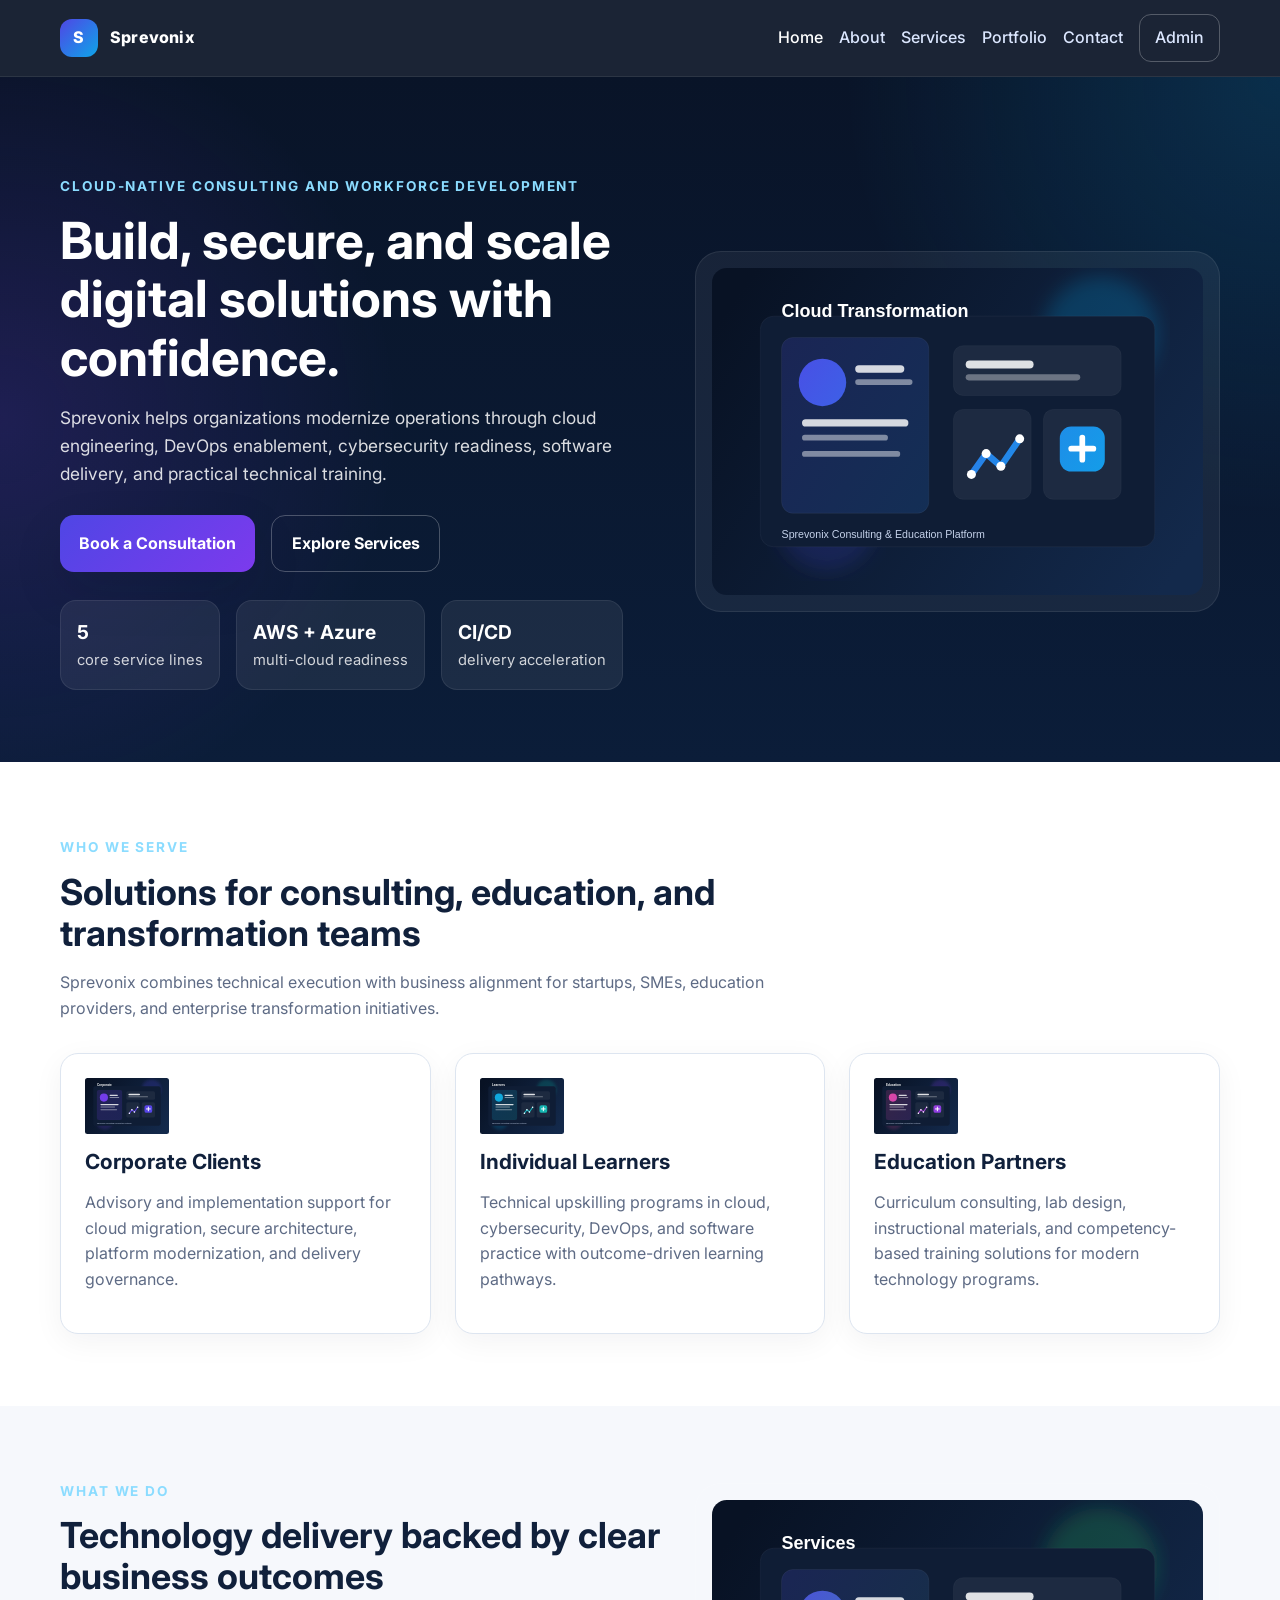
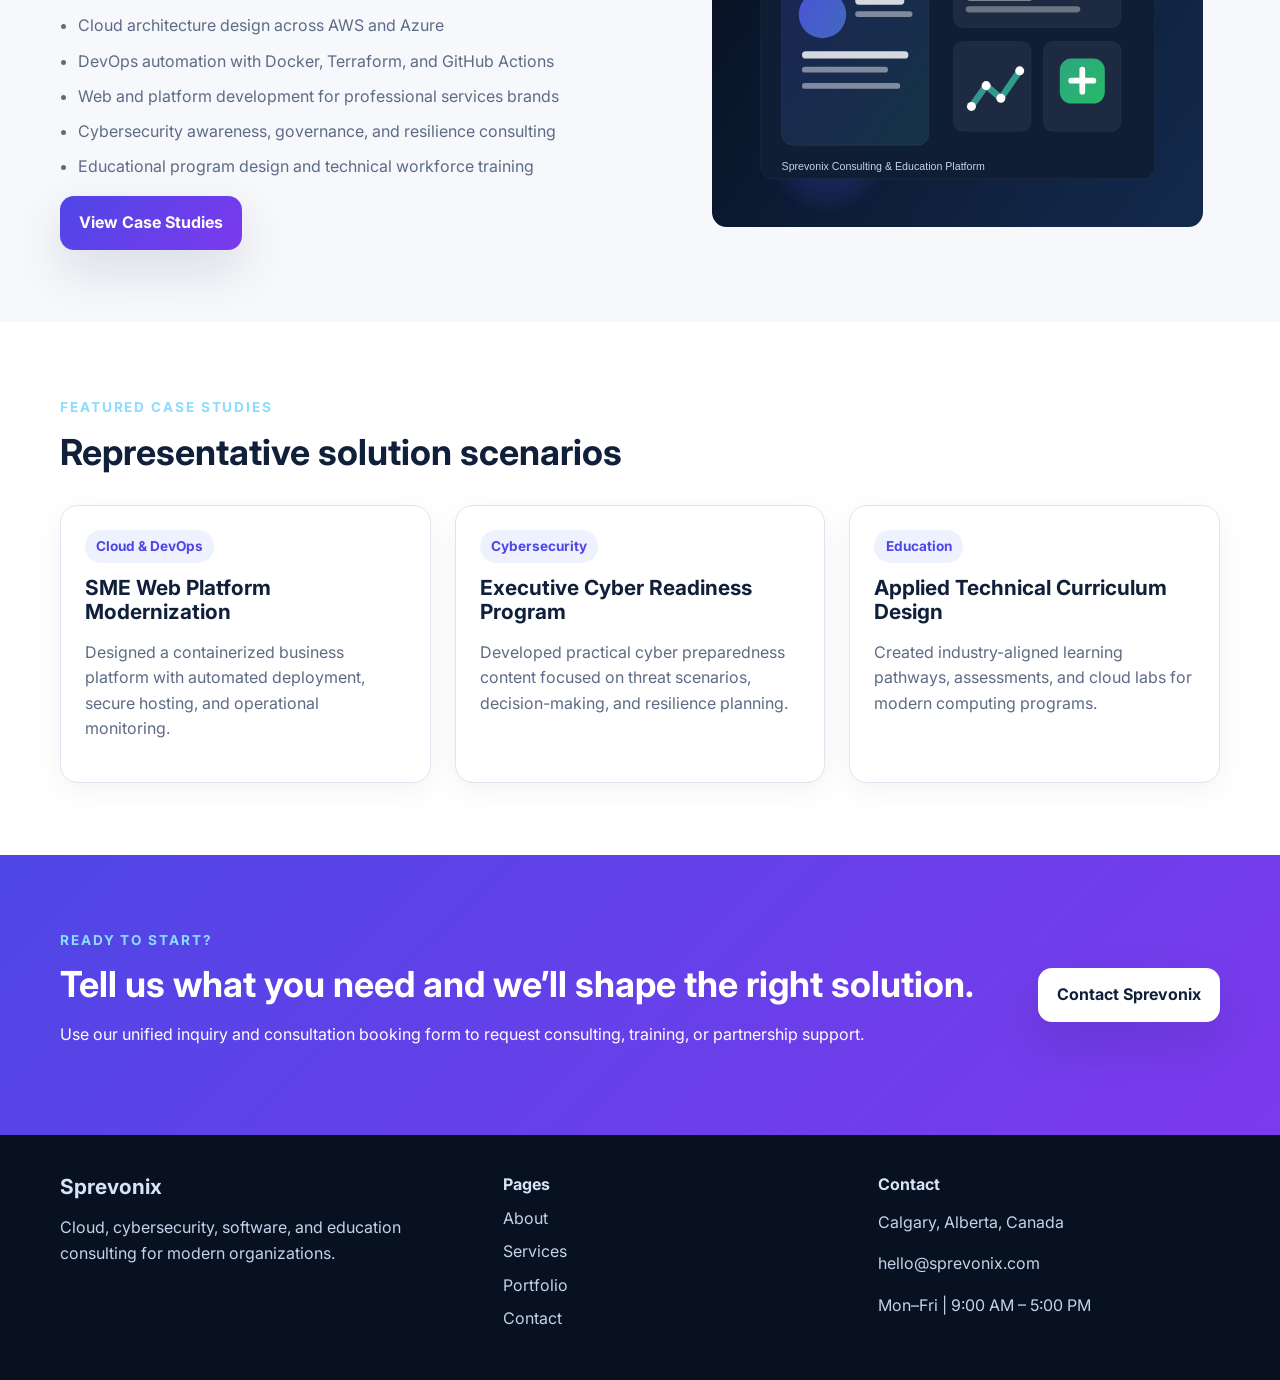
<file: index.html>
<!DOCTYPE html>
<html lang="en">
<head>
  <meta charset="UTF-8" />
  <meta name="viewport" content="width=device-width, initial-scale=1.0" />
  <meta name="description" content="Sprevonix Consulting & Education Platform — cloud, cybersecurity, software, and workforce development solutions." />
  <title>Sprevonix | Cybersecurity & Education </title>
  
  <!-- Google Fonts -->
  <link rel="preconnect" href="https://fonts.googleapis.com">
  <link rel="preconnect" href="https://fonts.gstatic.com" crossorigin>
  <link href="https://fonts.googleapis.com/css2?family=Inter:wght@400;500;600;700;800&display=swap" rel="stylesheet">
  
  <!-- Stylesheet -->
  <link rel="stylesheet" href="assets/css/styles.css" />
</head>
<body>
  <!-- Header -->
  <header class="site-header">
    <div class="container nav-wrap">
      <a class="logo" href="index.html">
        <span class="logo-mark">S</span>
        <span>Sprevonix</span>
      </a>
      <button class="nav-toggle" aria-label="Open menu">☰</button>
      <nav class="site-nav">
        <a href="index.html" class="active">Home</a>
        <a href="about.html">About</a>
        <a href="services.html">Services</a>
        <a href="portfolio.html">Portfolio</a>
        <a href="contact.html">Contact</a>
        <a href="admin.html" class="btn btn-outline small">Admin</a>
      </nav>
    </div>
  </header>

  <!-- Main -->
  <main>
    <!-- Hero Section -->
    <section class="hero">
      <div class="container hero-grid">
        <div class="hero-text">
          <span class="eyebrow">Cloud-native consulting and workforce development</span>
          <h1>Build, secure, and scale digital solutions with confidence.</h1>
          <p class="lead">Sprevonix helps organizations modernize operations through cloud engineering, DevOps enablement, cybersecurity readiness, software delivery, and practical technical training.</p>
          <div class="hero-actions">
            <a class="btn" href="contact.html">Book a Consultation</a>
            <a class="btn btn-outline" href="services.html">Explore Services</a>
          </div>
          <div class="stats">
            <div><strong>5</strong><span>core service lines</span></div>
            <div><strong>AWS + Azure</strong><span>multi-cloud readiness</span></div>
            <div><strong>CI/CD</strong><span>delivery acceleration</span></div>
          </div>
        </div>
        <div class="hero-image-card">
          <img src="assets/images/hero-cloud.svg" alt="Illustration showing cloud consulting and modern IT delivery" />
        </div>
      </div>
    </section>

    <!-- Who We Serve -->
    <section class="section">
      <div class="container">
        <div class="section-heading">
          <span class="eyebrow">Who we serve</span>
          <h2>Solutions for consulting, education, and transformation teams</h2>
          <p>Sprevonix combines technical execution with business alignment for startups, SMEs, education providers, and enterprise transformation initiatives.</p>
        </div>
        <div class="grid grid-3 cards">
          <article class="card">
            <img src="assets/images/corporate-client.svg" alt="Corporate consulting services visual" class="icon-illustration" />
            <h3>Corporate Clients</h3>
            <p>Advisory and implementation support for cloud migration, secure architecture, platform modernization, and delivery governance.</p>
          </article>
          <article class="card">
            <img src="assets/images/learner-path.svg" alt="Individual learner pathways visual" class="icon-illustration" />
            <h3>Individual Learners</h3>
            <p>Technical upskilling programs in cloud, cybersecurity, DevOps, and software practice with outcome-driven learning pathways.</p>
          </article>
          <article class="card">
            <img src="assets/images/education-partner.svg" alt="Education partner solutions visual" class="icon-illustration" />
            <h3>Education Partners</h3>
            <p>Curriculum consulting, lab design, instructional materials, and competency-based training solutions for modern technology programs.</p>
          </article>
        </div>
      </div>
    </section>

    <!-- What We Do -->
    <section class="section accent-section">
      <div class="container split">
        <div>
          <span class="eyebrow">What we do</span>
          <h2>Technology delivery backed by clear business outcomes</h2>
          <ul class="feature-list">
            <li>Cloud architecture design across AWS and Azure</li>
            <li>DevOps automation with Docker, Terraform, and GitHub Actions</li>
            <li>Web and platform development for professional services brands</li>
            <li>Cybersecurity awareness, governance, and resilience consulting</li>
            <li>Educational program design and technical workforce training</li>
          </ul>
          <a class="btn" href="portfolio.html">View Case Studies</a>
        </div>
        <div class="image-panel">
          <img src="assets/images/services-overview.svg" alt="Illustration of modern IT services overview" />
        </div>
      </div>
    </section>

    <!-- Featured Case Studies -->
    <section class="section">
      <div class="container">
        <div class="section-heading">
          <span class="eyebrow">Featured case studies</span>
          <h2>Representative solution scenarios</h2>
        </div>
        <div class="grid grid-3 cards">
          <article class="card case-card">
            <span class="tag">Cloud & DevOps</span>
            <h3>SME Web Platform Modernization</h3>
            <p>Designed a containerized business platform with automated deployment, secure hosting, and operational monitoring.</p>
          </article>
          <article class="card case-card">
            <span class="tag">Cybersecurity</span>
            <h3>Executive Cyber Readiness Program</h3>
            <p>Developed practical cyber preparedness content focused on threat scenarios, decision-making, and resilience planning.</p>
          </article>
          <article class="card case-card">
            <span class="tag">Education</span>
            <h3>Applied Technical Curriculum Design</h3>
            <p>Created industry-aligned learning pathways, assessments, and cloud labs for modern computing programs.</p>
          </article>
        </div>
      </div>
    </section>

    <!-- CTA Band -->
    <section class="section cta-band">
      <div class="container cta-wrap">
        <div>
          <span class="eyebrow">Ready to start?</span>
          <h2>Tell us what you need and we’ll shape the right solution.</h2>
          <p>Use our unified inquiry and consultation booking form to request consulting, training, or partnership support.</p>
        </div>
        <a class="btn btn-light" href="contact.html">Contact Sprevonix</a>
      </div>
    </section>
  </main>

  <!-- Footer -->
  <footer class="site-footer">
    <div class="container footer-grid">
      <div>
        <h3>Sprevonix</h3>
        <p>Cloud, cybersecurity, software, and education consulting for modern organizations.</p>
      </div>
      <div>
        <h4>Pages</h4>
        <a href="about.html">About</a>
        <a href="services.html">Services</a>
        <a href="portfolio.html">Portfolio</a>
        <a href="contact.html">Contact</a>
      </div>
      <div>
        <h4>Contact</h4>
        <p>Calgary, Alberta, Canada</p>
        <p><a href="mailto:hello@sprevonix.com">hello@sprevonix.com</a></p>
        <p>Mon–Fri | 9:00 AM – 5:00 PM</p>
      </div>
    </div>
  </footer>

  <!-- Scripts -->
  <script src="assets/js/app.js"></script>
</body>
</html>
</file>
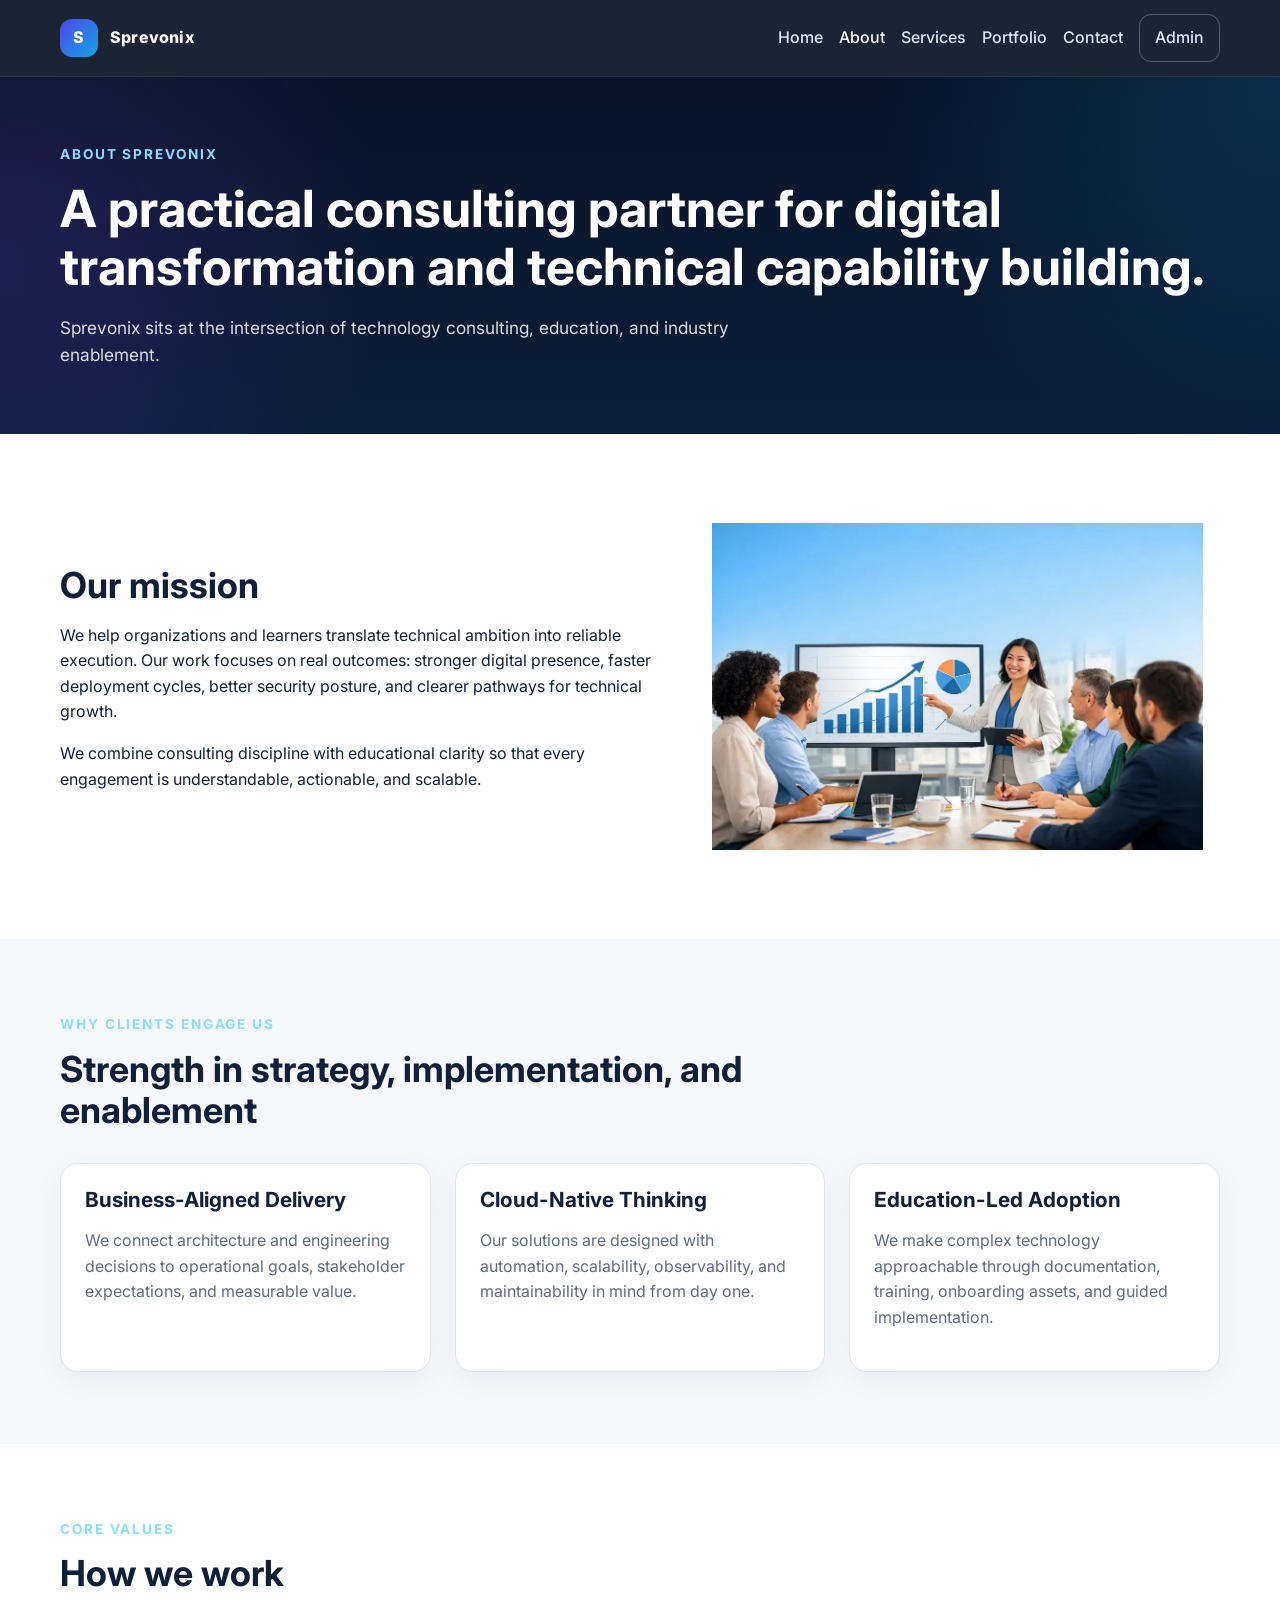
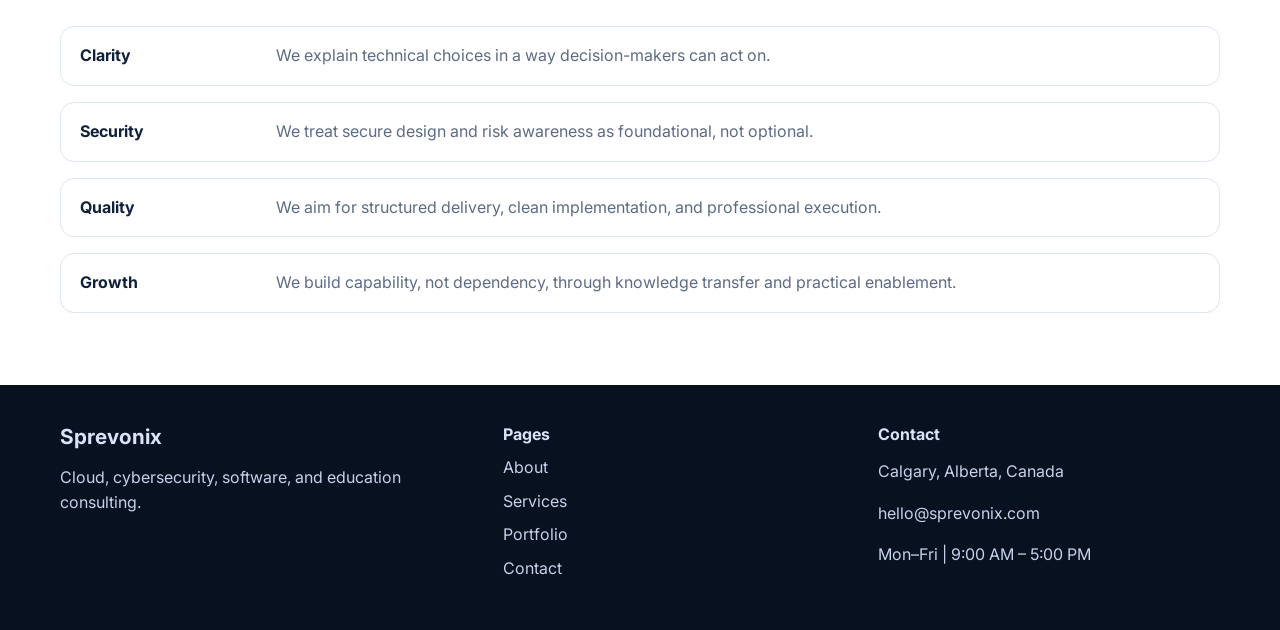
<file: about.html>
<!DOCTYPE html>
<html lang="en">
<head>
  <meta charset="UTF-8" />
  <meta name="viewport" content="width=device-width, initial-scale=1.0" />
  <title>About | Sprevonix</title>
  <link rel="preconnect" href="https://fonts.googleapis.com">
  <link rel="preconnect" href="https://fonts.gstatic.com" crossorigin>
  <link href="https://fonts.googleapis.com/css2?family=Inter:wght@400;500;600;700;800&display=swap" rel="stylesheet">
  <link rel="stylesheet" href="assets/css/styles.css" />
</head>
<body>
  <header class="site-header">
    <div class="container nav-wrap">
      <a class="logo" href="index.html"><span class="logo-mark">S</span><span>Sprevonix</span></a>
      <button class="nav-toggle" aria-label="Open menu">☰</button>
      <nav class="site-nav">
        <a href="index.html">Home</a>
        <a href="about.html" class="active">About</a>
        <a href="services.html">Services</a>
        <a href="portfolio.html">Portfolio</a>
        <a href="contact.html">Contact</a>
        <a href="admin.html" class="btn btn-outline small">Admin</a>
      </nav>
    </div>
  </header>

  <main>
    <section class="page-hero compact">
      <div class="container">
        <span class="eyebrow">About Sprevonix</span>
        <h1>A practical consulting partner for digital transformation and technical capability building.</h1>
        <p class="lead">Sprevonix sits at the intersection of technology consulting, education, and industry enablement.</p>
      </div>
    </section>

    <section class="section">
      <div class="container split">
        <div>
          <h2>Our mission</h2>
          <p>We help organizations and learners translate technical ambition into reliable execution. Our work focuses on real outcomes: stronger digital presence, faster deployment cycles, better security posture, and clearer pathways for technical growth.</p>
          <p>We combine consulting discipline with educational clarity so that every engagement is understandable, actionable, and scalable.</p>
        </div>
        <div class="image-panel">
          <img src="assets/images/case-training.jpg" alt="Team mission and capability illustration" />
        </div>
      </div>
    </section>

    <section class="section accent-section">
      <div class="container">
        <div class="section-heading">
          <span class="eyebrow">Why clients engage us</span>
          <h2>Strength in strategy, implementation, and enablement</h2>
        </div>
        <div class="grid grid-3 cards">
          <article class="card">
            <h3>Business-Aligned Delivery</h3>
            <p>We connect architecture and engineering decisions to operational goals, stakeholder expectations, and measurable value.</p>
          </article>
          <article class="card">
            <h3>Cloud-Native Thinking</h3>
            <p>Our solutions are designed with automation, scalability, observability, and maintainability in mind from day one.</p>
          </article>
          <article class="card">
            <h3>Education-Led Adoption</h3>
            <p>We make complex technology approachable through documentation, training, onboarding assets, and guided implementation.</p>
          </article>
        </div>
      </div>
    </section>

    <section class="section">
      <div class="container">
        <div class="section-heading">
          <span class="eyebrow">Core values</span>
          <h2>How we work</h2>
        </div>
        <div class="timeline">
          <div class="timeline-item"><strong>Clarity</strong><span>We explain technical choices in a way decision-makers can act on.</span></div>
          <div class="timeline-item"><strong>Security</strong><span>We treat secure design and risk awareness as foundational, not optional.</span></div>
          <div class="timeline-item"><strong>Quality</strong><span>We aim for structured delivery, clean implementation, and professional execution.</span></div>
          <div class="timeline-item"><strong>Growth</strong><span>We build capability, not dependency, through knowledge transfer and practical enablement.</span></div>
        </div>
      </div>
    </section>
  </main>

  <footer class="site-footer">
    <div class="container footer-grid">
      <div><h3>Sprevonix</h3><p>Cloud, cybersecurity, software, and education consulting.</p></div>
      <div><h4>Pages</h4><a href="about.html">About</a><a href="services.html">Services</a><a href="portfolio.html">Portfolio</a><a href="contact.html">Contact</a></div>
      <div><h4>Contact</h4><p>Calgary, Alberta, Canada</p><p>hello@sprevonix.com</p><p>Mon–Fri | 9:00 AM – 5:00 PM</p></div>
    </div>
  </footer>
  <script src="assets/js/app.js"></script>
</body>
</html>
</file>
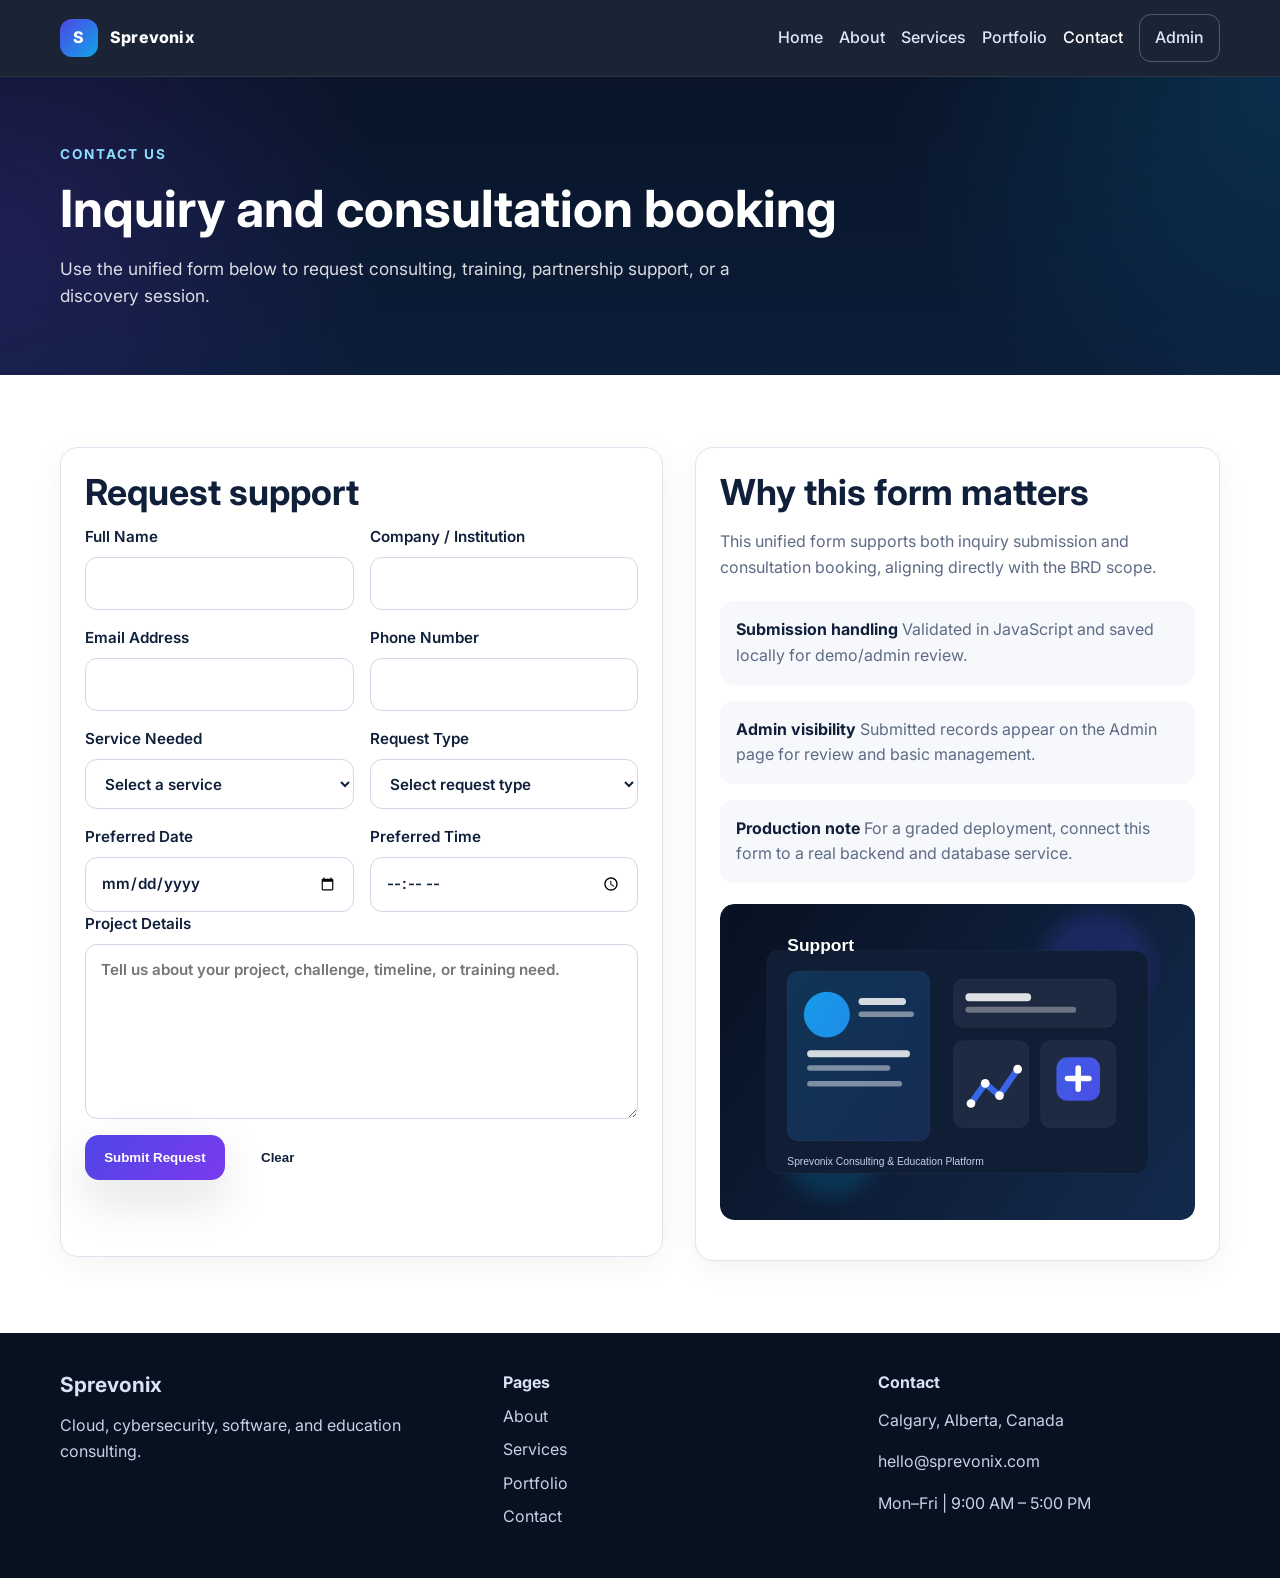
<file: contact.html>
<!DOCTYPE html>
<html lang="en">
<head>
  <meta charset="UTF-8" />
  <meta name="viewport" content="width=device-width, initial-scale=1.0" />
  <title>Contact | Sprevonix</title>
  <link rel="preconnect" href="https://fonts.googleapis.com">
  <link rel="preconnect" href="https://fonts.gstatic.com" crossorigin>
  <link href="https://fonts.googleapis.com/css2?family=Inter:wght@400;500;600;700;800&display=swap" rel="stylesheet">
  <link rel="stylesheet" href="assets/css/styles.css" />
</head>
<body>
  <header class="site-header">
    <div class="container nav-wrap">
      <a class="logo" href="index.html"><span class="logo-mark">S</span><span>Sprevonix</span></a>
      <button class="nav-toggle" aria-label="Open menu">☰</button>
      <nav class="site-nav">
        <a href="index.html">Home</a>
        <a href="about.html">About</a>
        <a href="services.html">Services</a>
        <a href="portfolio.html">Portfolio</a>
        <a href="contact.html" class="active">Contact</a>
        <a href="admin.html" class="btn btn-outline small">Admin</a>
      </nav>
    </div>
  </header>

  <main>
    <section class="page-hero compact">
      <div class="container">
        <span class="eyebrow">Contact Us</span>
        <h1>Inquiry and consultation booking</h1>
        <p class="lead">Use the unified form below to request consulting, training, partnership support, or a discovery session.</p>
      </div>
    </section>

    <section class="section">
      <div class="container split gap-lg align-start">
        <div class="card form-card">
          <h2>Request support</h2>
          <form id="contactForm" novalidate>
            <div class="form-grid">
              <label>
                Full Name
                <input type="text" name="fullName" required maxlength="80" />
              </label>
              <label>
                Company / Institution
                <input type="text" name="organization" maxlength="100" />
              </label>
              <label>
                Email Address
                <input type="email" name="email" required maxlength="120" />
              </label>
              <label>
                Phone Number
                <input type="tel" name="phone" maxlength="30" />
              </label>
              <label>
                Service Needed
                <select name="service" required>
                  <option value="">Select a service</option>
                  <option>Cloud Architecture & Migration</option>
                  <option>DevOps & Automation</option>
                  <option>Web & Platform Development</option>
                  <option>Cybersecurity Readiness</option>
                  <option>Technical Training & Curriculum Design</option>
                </select>
              </label>
              <label>
                Request Type
                <select name="requestType" required>
                  <option value="">Select request type</option>
                  <option>General Inquiry</option>
                  <option>Consultation Booking</option>
                  <option>Training Partnership</option>
                  <option>Project Scoping</option>
                </select>
              </label>
              <label>
                Preferred Date
                <input type="date" name="preferredDate" />
              </label>
              <label>
                Preferred Time
                <input type="time" name="preferredTime" />
              </label>
            </div>
            <label>
              Project Details
              <textarea name="message" rows="6" required maxlength="1200" placeholder="Tell us about your project, challenge, timeline, or training need."></textarea>
            </label>
            <div class="form-actions">
              <button type="submit" class="btn">Submit Request</button>
              <button type="reset" class="btn btn-outline">Clear</button>
            </div>
            <p id="formMessage" class="form-message" aria-live="polite"></p>
          </form>
        </div>

        <aside class="card info-card">
          <h2>Why this form matters</h2>
          <p>This unified form supports both inquiry submission and consultation booking, aligning directly with the BRD scope.</p>
          <div class="info-list">
            <div>
              <strong>Submission handling</strong>
              <span>Validated in JavaScript and saved locally for demo/admin review.</span>
            </div>
            <div>
              <strong>Admin visibility</strong>
              <span>Submitted records appear on the Admin page for review and basic management.</span>
            </div>
            <div>
              <strong>Production note</strong>
              <span>For a graded deployment, connect this form to a real backend and database service.</span>
            </div>
          </div>
          <img src="assets/images/contact-support.svg" alt="Contact and booking support illustration" class="sidebar-image" />
        </aside>
      </div>
    </section>
  </main>

  <footer class="site-footer">
    <div class="container footer-grid">
      <div><h3>Sprevonix</h3><p>Cloud, cybersecurity, software, and education consulting.</p></div>
      <div><h4>Pages</h4><a href="about.html">About</a><a href="services.html">Services</a><a href="portfolio.html">Portfolio</a><a href="contact.html">Contact</a></div>
      <div><h4>Contact</h4><p>Calgary, Alberta, Canada</p><p>hello@sprevonix.com</p><p>Mon–Fri | 9:00 AM – 5:00 PM</p></div>
    </div>
  </footer>
  <script src="assets/js/app.js"></script>
</body>
</html>
</file>
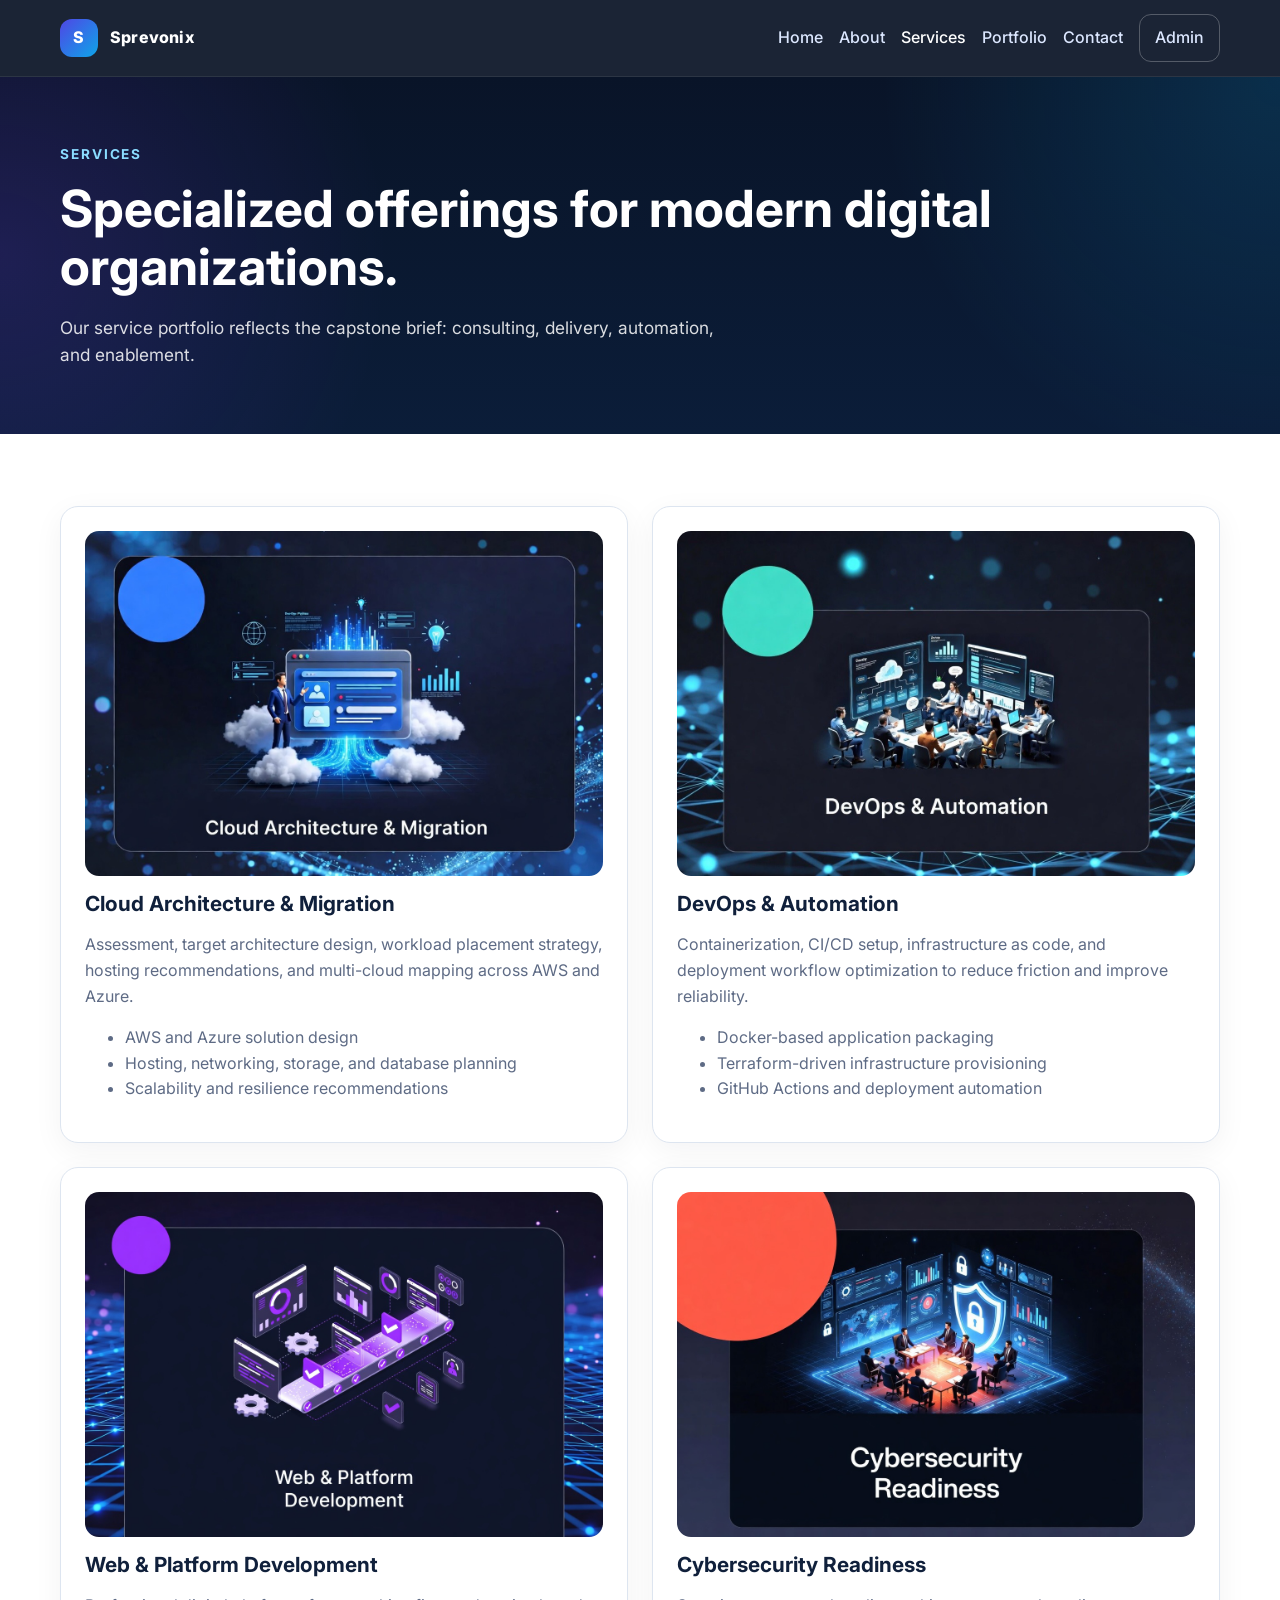
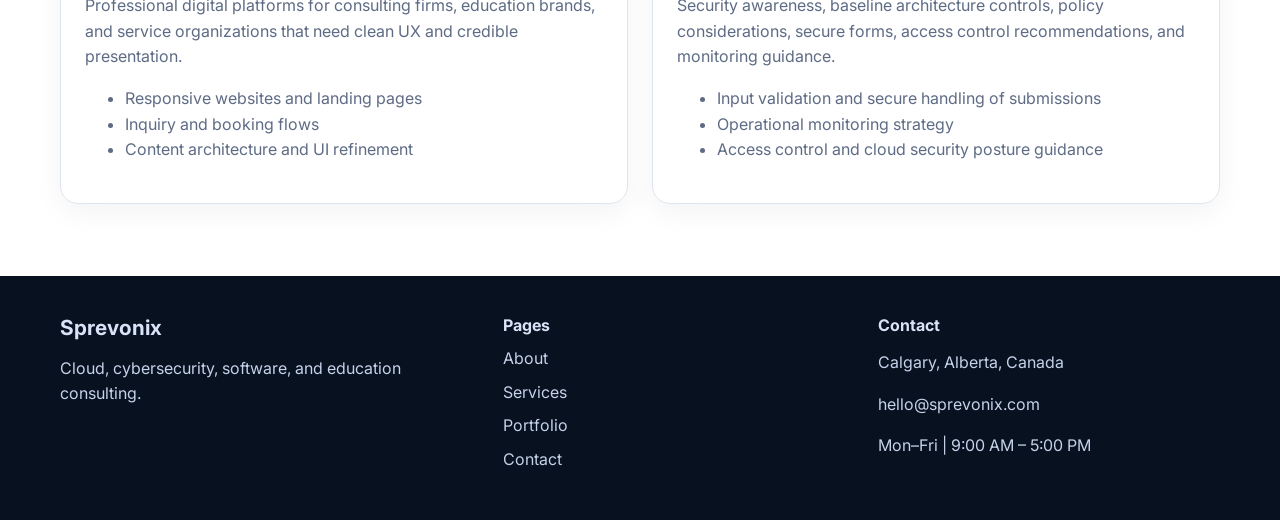
<file: services.html>
<!DOCTYPE html>
<html lang="en">
<head>
  <meta charset="UTF-8" />
  <meta name="viewport" content="width=device-width, initial-scale=1.0" />
  <title>Services | Sprevonix</title>
  <link rel="preconnect" href="https://fonts.googleapis.com">
  <link rel="preconnect" href="https://fonts.gstatic.com" crossorigin>
  <link href="https://fonts.googleapis.com/css2?family=Inter:wght@400;500;600;700;800&display=swap" rel="stylesheet">
  <link rel="stylesheet" href="assets/css/styles.css" />
</head>
<body>
  <header class="site-header">
    <div class="container nav-wrap">
      <a class="logo" href="index.html"><span class="logo-mark">S</span><span>Sprevonix</span></a>
      <button class="nav-toggle" aria-label="Open menu">☰</button>
      <nav class="site-nav">
        <a href="index.html">Home</a>
        <a href="about.html">About</a>
        <a href="services.html" class="active">Services</a>
        <a href="portfolio.html">Portfolio</a>
        <a href="contact.html">Contact</a>
        <a href="admin.html" class="btn btn-outline small">Admin</a>
      </nav>
    </div>
  </header>

  <main>
    <section class="page-hero compact">
      <div class="container">
        <span class="eyebrow">Services</span>
        <h1>Specialized offerings for modern digital organizations.</h1>
        <p class="lead">Our service portfolio reflects the capstone brief: consulting, delivery, automation, and enablement.</p>
      </div>
    </section>

    <section class="section">
      <div class="container grid grid-2 cards">
        <article class="card service-card">
          <img src="assets/images/service-cloud.jpg" alt="Cloud architecture service illustration" class="service-image" />
          <h3>Cloud Architecture & Migration</h3>
          <p>Assessment, target architecture design, workload placement strategy, hosting recommendations, and multi-cloud mapping across AWS and Azure.</p>
          <ul>
            <li>AWS and Azure solution design</li>
            <li>Hosting, networking, storage, and database planning</li>
            <li>Scalability and resilience recommendations</li>
          </ul>
        </article>

        <article class="card service-card">
          <img src="assets/images/service-devops.jpg" alt="DevOps service illustration" class="service-image" />
          <h3>DevOps & Automation</h3>
          <p>Containerization, CI/CD setup, infrastructure as code, and deployment workflow optimization to reduce friction and improve reliability.</p>
          <ul>
            <li>Docker-based application packaging</li>
            <li>Terraform-driven infrastructure provisioning</li>
            <li>GitHub Actions and deployment automation</li>
          </ul>
        </article>

        <article class="card service-card">
          <img src="assets/images/service-web.jpg" alt="Web engineering service illustration" class="service-image" />
          <h3>Web & Platform Development</h3>
          <p>Professional digital platforms for consulting firms, education brands, and service organizations that need clean UX and credible presentation.</p>
          <ul>
            <li>Responsive websites and landing pages</li>
            <li>Inquiry and booking flows</li>
            <li>Content architecture and UI refinement</li>
          </ul>
        </article>

        <article class="card service-card">
          <img src="assets/images/service-cyber.jpg" alt="Cybersecurity service illustration" class="service-image" />
          <h3>Cybersecurity Readiness</h3>
          <p>Security awareness, baseline architecture controls, policy considerations, secure forms, access control recommendations, and monitoring guidance.</p>
          <ul>
            <li>Input validation and secure handling of submissions</li>
            <li>Operational monitoring strategy</li>
            <li>Access control and cloud security posture guidance</li>
          </ul>
        </article>
      </div>
    </section>
  </main>

  <footer class="site-footer">
    <div class="container footer-grid">
      <div><h3>Sprevonix</h3><p>Cloud, cybersecurity, software, and education consulting.</p></div>
      <div><h4>Pages</h4><a href="about.html">About</a><a href="services.html">Services</a><a href="portfolio.html">Portfolio</a><a href="contact.html">Contact</a></div>
      <div><h4>Contact</h4><p>Calgary, Alberta, Canada</p><p>hello@sprevonix.com</p><p>Mon–Fri | 9:00 AM – 5:00 PM</p></div>
    </div>
  </footer>
  <script src="assets/js/app.js"></script>
</body>
</html>
</file>
<file: assets/css/styles.css>
:root {
  --bg: #081224;
  --bg-soft: #0f1d35;
  --surface: #ffffff;
  --surface-soft: #f6f8fc;
  --text: #10203b;
  --muted: #5e6b85;
  --primary: #4f46e5;
  --primary-2: #7c3aed;
  --accent: #0ea5e9;
  --border: #dde5f0;
  --success: #0f9d58;
  --danger: #c62828;
  --shadow: 0 20px 50px rgba(8, 18, 36, 0.12);
  --radius: 18px;
}
* { box-sizing: border-box; }
html { scroll-behavior: smooth; }
body {
  margin: 0;
  font-family: 'Inter', sans-serif;
  color: var(--text);
  background: #fff;
  line-height: 1.6;
}
img { max-width: 100%; display: block; }
a { color: inherit; text-decoration: none; }
.container { width: min(1160px, calc(100% - 2rem)); margin: 0 auto; }
.site-header {
  position: sticky; top: 0; z-index: 50;
  background: rgba(8, 18, 36, 0.92); backdrop-filter: blur(10px);
  border-bottom: 1px solid rgba(255,255,255,0.08);
}
.nav-wrap { display: flex; align-items: center; justify-content: space-between; min-height: 76px; gap: 1rem; }
.logo { display: flex; align-items: center; gap: 0.75rem; color: white; font-weight: 800; letter-spacing: 0.2px; }
.logo-mark {
  width: 38px; height: 38px; border-radius: 12px;
  display: grid; place-items: center;
  background: linear-gradient(135deg, var(--primary), var(--accent));
}
.site-nav { display: flex; align-items: center; gap: 1rem; color: #dce7ff; }
.site-nav a { font-weight: 500; }
.site-nav a.active { color: #fff; }
.nav-toggle { display: none; background: none; color: white; font-size: 1.5rem; border: none; }
.btn {
  display: inline-flex; align-items: center; justify-content: center;
  background: linear-gradient(135deg, var(--primary), var(--primary-2));
  color: white; border: none; padding: 0.9rem 1.2rem; border-radius: 14px;
  font-weight: 700; box-shadow: var(--shadow); cursor: pointer;
}
.btn.small { padding: 0.65rem 0.95rem; border-radius: 12px; box-shadow: none; }
.btn-outline { background: transparent; color: currentColor; border: 1.5px solid rgba(255,255,255,0.25); box-shadow: none; }
.btn-light { background: white; color: var(--text); }
.btn.danger { background: var(--danger); }
.hero, .page-hero {
  background:
    radial-gradient(circle at top right, rgba(14,165,233,0.18), transparent 30%),
    radial-gradient(circle at left center, rgba(124,58,237,0.18), transparent 30%),
    linear-gradient(180deg, #091428 0%, #0b1d39 100%);
  color: white;
}
.hero { padding: 6rem 0 4.5rem; }
.page-hero { padding: 5rem 0 3rem; }
.page-hero.compact { padding-top: 4rem; }
.hero-grid, .split { display: grid; grid-template-columns: 1.15fr 1fr; gap: 2rem; align-items: center; }
.hero-image-card, .image-panel {
  background: rgba(255,255,255,0.06); border: 1px solid rgba(255,255,255,0.08);
  border-radius: 26px; padding: 1rem;
}
.eyebrow {
  display: inline-block; font-size: 0.85rem; text-transform: uppercase; letter-spacing: 0.14em;
  color: #8bdcff; margin-bottom: 0.8rem; font-weight: 700;
}
h1, h2, h3, h4 { line-height: 1.15; margin: 0 0 0.75rem; }
h1 { font-size: clamp(2.2rem, 4vw, 4.3rem); }
h2 { font-size: clamp(1.7rem, 2.8vw, 2.7rem); }
h3 { font-size: 1.3rem; }
.lead { font-size: 1.08rem; max-width: 62ch; color: rgba(255,255,255,0.85); }
.hero-actions { display: flex; gap: 1rem; flex-wrap: wrap; margin: 1.75rem 0; }
.stats { display: flex; gap: 1rem; flex-wrap: wrap; }
.stats div {
  min-width: 150px; background: rgba(255,255,255,0.07);
  border: 1px solid rgba(255,255,255,0.08); border-radius: 16px; padding: 1rem;
}
.stats strong { display: block; font-size: 1.2rem; }
.stats span { font-size: 0.92rem; color: rgba(255,255,255,0.8); }
.section { padding: 4.5rem 0; }
.accent-section { background: var(--surface-soft); }
.section-heading { margin-bottom: 2rem; max-width: 760px; }
.section-heading p { color: var(--muted); }
.grid { display: grid; gap: 1.5rem; }
.grid-2 { grid-template-columns: repeat(2, minmax(0, 1fr)); }
.grid-3 { grid-template-columns: repeat(3, minmax(0, 1fr)); }
.cards .card, .form-card, .info-card, .table-card {
  background: var(--surface); border: 1px solid var(--border); border-radius: var(--radius);
  padding: 1.5rem; box-shadow: 0 8px 30px rgba(8, 18, 36, 0.05);
}
.card p, .card li, .timeline-item span, .info-list span, .empty-state { color: var(--muted); }
.icon-illustration { width: 84px; margin-bottom: 1rem; }
.feature-list { padding-left: 1.1rem; color: var(--muted); }
.feature-list li { margin-bottom: 0.6rem; }
.case-card .tag, .portfolio-card .tag {
  display: inline-block; margin-bottom: 0.8rem; padding: 0.35rem 0.7rem;
  background: #eef2ff; color: var(--primary); font-weight: 700; border-radius: 999px; font-size: 0.85rem;
}
.cta-band {
  background: linear-gradient(135deg, var(--primary), var(--primary-2)); color: white;
}
.cta-wrap { display: flex; justify-content: space-between; gap: 2rem; align-items: center; }
.site-footer { background: #07111f; color: #d8e3f8; padding: 2.5rem 0; }
.footer-grid { display: grid; grid-template-columns: 1.2fr 1fr 1fr; gap: 2rem; }
.footer-grid a, .footer-grid p { display: block; color: #c5d2ea; margin-bottom: 0.5rem; }
.timeline { display: grid; gap: 1rem; }
.timeline-item {
  display: grid; grid-template-columns: 180px 1fr; gap: 1rem;
  padding: 1rem 1.2rem; border: 1px solid var(--border); border-radius: 14px;
}
.service-image, .portfolio-image, .sidebar-image { border-radius: 14px; margin-bottom: 1rem; }
.form-grid { display: grid; grid-template-columns: repeat(2, minmax(0,1fr)); gap: 1rem; }
label { display: grid; gap: 0.45rem; font-weight: 600; font-size: 0.95rem; }
input, select, textarea {
  width: 100%; border: 1px solid #cfd8e6; border-radius: 12px; padding: 0.85rem 0.95rem;
  font: inherit; color: var(--text); background: white;
}
textarea { resize: vertical; }
.form-actions { display: flex; gap: 1rem; margin-top: 1rem; flex-wrap: wrap; }
.form-message { font-weight: 600; margin-top: 1rem; min-height: 1.2rem; }
.info-list { display: grid; gap: 1rem; margin: 1.3rem 0; }
.info-list div { padding: 1rem; background: var(--surface-soft); border-radius: 14px; }
.gap-lg { gap: 2rem; }
.align-start { align-items: start; }
.admin-toolbar { display: flex; gap: 1rem; margin-bottom: 1rem; flex-wrap: wrap; }
table { width: 100%; border-collapse: collapse; }
th, td { text-align: left; padding: 0.95rem; border-bottom: 1px solid var(--border); vertical-align: top; }
th { background: var(--surface-soft); }
.empty-state { margin-top: 1rem; }
.hidden { display: none !important; }
@media (max-width: 920px) {
  .hero-grid, .split, .grid-3, .grid-2, .footer-grid, .form-grid { grid-template-columns: 1fr; }
  .cta-wrap, .timeline-item { grid-template-columns: 1fr; display: grid; }
  .site-nav {
    position: absolute; right: 1rem; top: 76px; width: min(320px, calc(100% - 2rem));
    background: #0d1a31; padding: 1rem; border-radius: 16px; border: 1px solid rgba(255,255,255,0.08);
    display: none; flex-direction: column; align-items: stretch;
  }
  .site-nav.open { display: flex; }
  .nav-toggle { display: block; }
}
</file>
